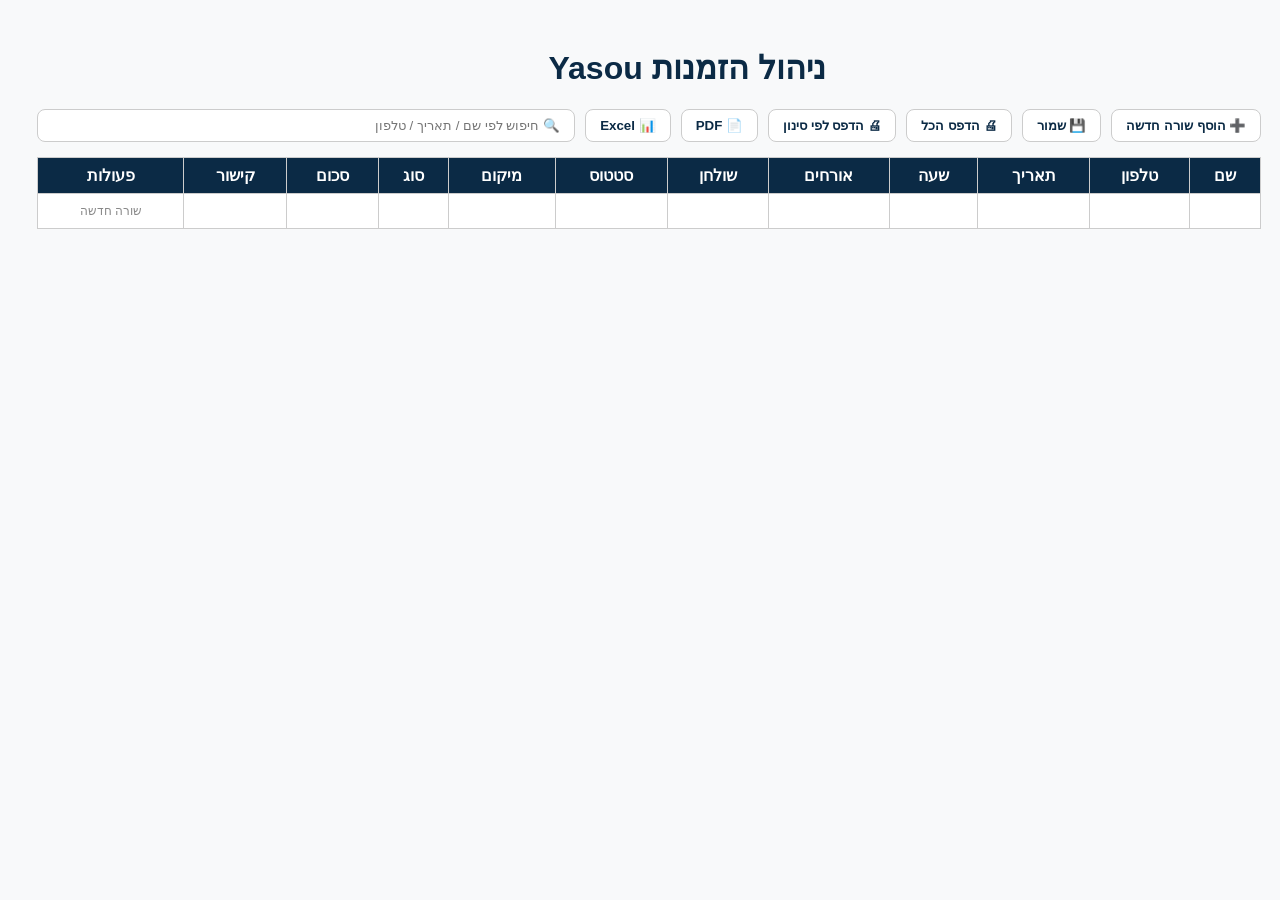
<file: index.html>
<!DOCTYPE html>
<html lang="he">
<head>
    <meta charset="UTF-8">
  <meta name="viewport" content="width=device-width, initial-scale=1.0">
  <link href="images/icon.ico" rel="icon" type="image/x-icon">
  <title>ניהול הזמנות Yasou</title>
  <style>
    body {
      font-family: Arial, sans-serif;
      direction: rtl;
      background: #f8f9fa;
      padding: 20px;
    }
      .container-page {
	width: 100%;
	max-width: 1320px;
	padding-inline: clamp(1.25rem, .75rem + 2vw, 2.5rem);
	margin-inline: auto;
}

    h1 {
      text-align: center;
      color: #0b2a45;
    }
    .toolbar {
      display: flex;
      gap: 10px;
      flex-wrap: wrap;
      margin-bottom: 15px;
    }
    .btn {
      display: flex;
      align-items: center;
      gap: 6px;
      background: #fff;
      border: 1px solid #ccc;
      border-radius: 8px;
      padding: 8px 14px;
      font-weight: 600;
      color: #0b2a45;
      cursor: pointer;
      transition: 0.2s;
    }
    .btn:hover {
      background: #0b2a45;
      color: #fff;
      box-shadow: 0 2px 6px rgba(0,0,0,0.15);
    }
    .search {
      padding: 8px 14px;
      border-radius: 8px;
      border: 1px solid #ccc;
      flex: 1;
      min-width: 200px;
    }
    table {
      width: 100%;
      border-collapse: collapse;
      background: #fff;
    }
    th, td {
      border: 1px solid #ccc;
      padding: 8px;
      text-align: center;
    }
    th {
      background: #0b2a45;
      color: #fff;
      cursor: pointer;
    }
    tr:nth-child(even) {
      background: #f2f2f2;
    }
    .row-actions {
      display: flex;
      gap: 6px;
      justify-content: center;
    }
    .row-btn {
      border: 1px solid #ccc;
      border-radius: 6px;
      padding: 2px 6px;
      font-size: 12px;
      cursor: pointer;
      background: #fff;
    }
    .row-btn.delete {
      color: #b00020;
    }
    .row-btn.duplicate {
      color: #0b2a45;
    }
    
    td:nth-child(11) {
  max-width: 250px;
  white-space: nowrap;
  overflow: hidden;
  text-overflow: ellipsis;
}
.link-col {
  max-width: 250px;
  white-space: nowrap;
  overflow: hidden;
  text-overflow: ellipsis;
}

.link-col a {
  display: inline-block;
  padding: 4px 8px;
  background: #0b2a45;
  color: #fff;
  border-radius: 6px;
  text-decoration: none;
  font-size: 12px;
}
  </style>
</head>
<body>

<h1>ניהול הזמנות Yasou</h1>
<div class="container-page">

<div class="toolbar">
  <button class="btn" onclick="addEmptyRow()">➕ הוסף שורה חדשה</button>
  <button class="btn" onclick="saveData()">💾 שמור</button>
  <button class="btn" onclick="printTable()">🖨 הדפס הכל</button>
  <button class="btn" onclick="printFiltered()">🖨 הדפס לפי סינון</button>
  <button class="btn" onclick="exportPDF()">📄 PDF</button>
  <button class="btn" onclick="exportExcel()">📊 Excel</button>
  <input id="searchInput" class="search" placeholder="🔍 חיפוש לפי שם / תאריך / טלפון">
</div>

<table id="resTable">
  <thead>
    <tr>
      <th>שם</th>
      <th>טלפון</th>
      <th>תאריך</th>
      <th>שעה</th>
      <th>אורחים</th>
      <th>שולחן</th>
      <th>סטטוס</th>
      <th>מיקום</th>
      <th>סוג</th>
      <th>סכום</th>
      <th>קישור</th>
      <th>פעולות</th>
    </tr>
  </thead>
  <tbody id="resBody"></tbody>
</table>
</div>
<script>
  let reservations = JSON.parse(localStorage.getItem("yasou_reservations") || "[]");

  function renderTable() {
    const body = document.getElementById("resBody");
    body.innerHTML = "";

    reservations.forEach((row, index) => {
      const tr = document.createElement("tr");

      const fields = ["name","phone","date","time","guests","table","status","location","type","amount","link"];
      fields.forEach(key => {
        const td = document.createElement("td");
        td.contentEditable = true;
        td.innerText = row[key] || "";
        tr.appendChild(td);
      });

      const actionsTd = document.createElement("td");
      const actionsDiv = document.createElement("div");
      actionsDiv.className = "row-actions";

      const delBtn = document.createElement("button");
      delBtn.className = "row-btn delete";
      delBtn.innerText = "מחק";
      delBtn.onclick = () => deleteRow(index);

      const dupBtn = document.createElement("button");
      dupBtn.className = "row-btn duplicate";
      dupBtn.innerText = "שכפל";
      dupBtn.onclick = () => duplicateRow(index);

      actionsDiv.appendChild(dupBtn);
      actionsDiv.appendChild(delBtn);
      actionsTd.appendChild(actionsDiv);
      tr.appendChild(actionsTd);

      body.appendChild(tr);
    });

    addEmptyRow(false);
  }

  function addEmptyRow(push = true) {
    if (push) {
      reservations.push({
        name: "",
        phone: "",
        date: "",
        time: "",
        guests: "",
        table: "",
        status: "",
        location: "",
        type: "",
        amount: "",
        link: ""
      });
    }

    const body = document.getElementById("resBody");
    const tr = document.createElement("tr");
    const fields = ["name","phone","date","time","guests","table","status","location","type","amount","link"];

    fields.forEach(() => {
      const td = document.createElement("td");
      td.contentEditable = true;
      td.innerText = "";
      tr.appendChild(td);
    });

    const actionsTd = document.createElement("td");
    actionsTd.innerHTML = '<div class="row-actions"><span style="font-size:12px;color:#888;">שורה חדשה</span></div>';
    tr.appendChild(actionsTd);

    body.appendChild(tr);
  }

  function deleteRow(index) {
    reservations.splice(index, 1);
    saveAndRender();
  }

  function duplicateRow(index) {
    const copy = {...reservations[index]};
    reservations.splice(index + 1, 0, copy);
    saveAndRender();
  }

  function saveData() {
    const rows = document.querySelectorAll("#resBody tr");
    const newData = [];

    rows.forEach(tr => {
      const tds = tr.querySelectorAll("td");
      if (tds.length < 11) return;

      const row = {
        name: tds[0].innerText.trim(),
        phone: tds[1].innerText.trim(),
        date: tds[2].innerText.trim(),
        time: tds[3].innerText.trim(),
        guests: tds[4].innerText.trim(),
        table: tds[5].innerText.trim(),
        status: tds[6].innerText.trim(),
        location: tds[7].innerText.trim(),
        type: tds[8].innerText.trim(),
        amount: tds[9].innerText.trim(),
        link: tds[10].innerText.trim()
      };

      if (Object.values(row).some(v => v !== "")) {
        newData.push(row);
      }
    });

    reservations = newData;
    localStorage.setItem("yasou_reservations", JSON.stringify(reservations));
    alert("הנתונים נשמרו!");
    renderTable();
  }

  function saveAndRender() {
    localStorage.setItem("yasou_reservations", JSON.stringify(reservations));
    renderTable();
  }

  function printTable() {
    const printContent = document.getElementById("resTable").outerHTML;
    const win = window.open("", "", "width=900,height=700");
    win.document.write(`
      <html>
        <head>
          <title>הדפסת הזמנות</title>
          <style>
            body { direction: rtl; font-family: Arial; }
            table { width: 100%; border-collapse: collapse; }
            th, td { border: 1px solid #ccc; padding: 8px; text-align: center; }
            th { background: #0b2a45; color: #fff; }
            tr:nth-child(even) { background: #f2f2f2; }
          </style>
        </head>
        <body>
          ${printContent}
        </body>
      </html>
    `);
    win.document.close();
    win.print();
  }

  function printFiltered() {
    const q = document.getElementById("searchInput").value.toLowerCase();
    const rows = Array.from(document.querySelectorAll("#resBody tr"))
      .filter(r => r.innerText.toLowerCase().includes(q));

    const html = `
      <table>${rows.map(r => r.outerHTML).join("")}</table>
    `;

    const win = window.open("", "", "width=900,height=700");
    win.document.write(`
      <html><head><title>הדפסה</title></head><body>${html}</body></html>
    `);
    win.document.close();
    win.print();
  }

  function exportPDF() {
    printTable(); // המשתמש בוחר "שמירה כ-PDF" במדפסת
  }

  function exportExcel() {
    let csv = "";
    const rows = document.querySelectorAll("#resTable tr");

    rows.forEach(row => {
      const cols = row.querySelectorAll("th, td");
      const line = Array.from(cols).map(c => `"${c.innerText.replace(/"/g, '""')}"`).join(",");
      csv += line + "\n";
    });

    const blob = new Blob([csv], { type: "text/csv;charset=utf-8;" });
    const url = URL.createObjectURL(blob);
    const a = document.createElement("a");
    a.href = url;
    a.download = "reservations.csv";
    a.click();
  }

  document.getElementById("searchInput").addEventListener("input", function() {
    const q = this.value.toLowerCase();
    const rows = document.querySelectorAll("#resBody tr");

    rows.forEach(row => {
      const text = row.innerText.toLowerCase();
      row.style.display = text.includes(q) ? "" : "none";
    });
  });

  document.querySelectorAll("#resTable th").forEach((th, index) => {
    th.addEventListener("click", () => sortTable(index));
  });

  function sortTable(colIndex) {
    if (colIndex === 11) return;
    const rows = Array.from(document.querySelectorAll("#resBody tr"));
    const dataRows = rows.filter(r => r.querySelectorAll("td").length >= 11);

    const sorted = dataRows.sort((a, b) => {
      const A = a.children[colIndex].innerText.toLowerCase();
      const B = b.children[colIndex].innerText.toLowerCase();
      return A.localeCompare(B, "he");
    });

    const body = document.getElementById("resBody");
    body.innerHTML = "";
    sorted.forEach(r => body.appendChild(r));
    addEmptyRow(false);
  }

  renderTable();
  
  if (row.link.startsWith("http")) {
  td.innerHTML = `<a href="${row.link}" target="_blank">${row.link}</a>`;
} else {
  td.innerText = row.link;
}

const td = document.createElement("td");
td.className = "link-col";
td.innerText = row.link;
</script>

</body>
</html>
</file>
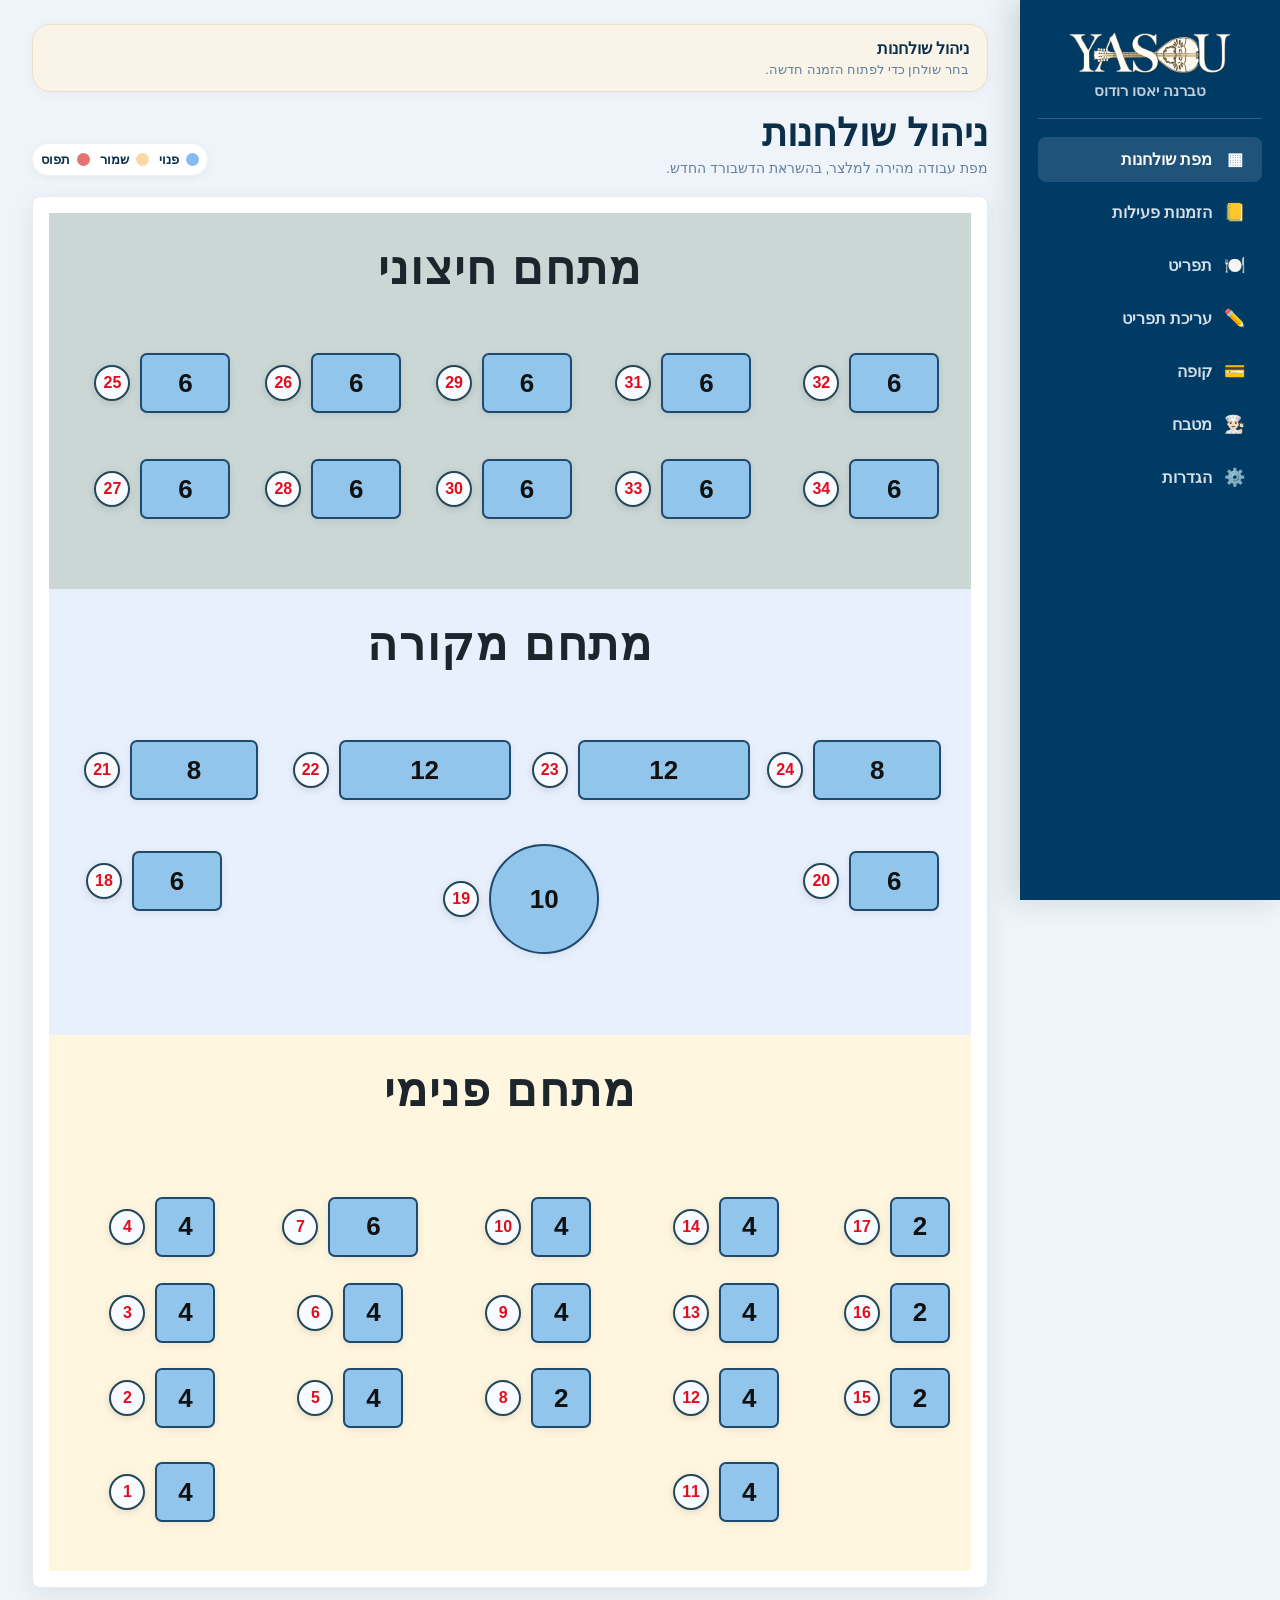
<file: Digital menu.html>
<!DOCTYPE html>
<html lang="he" dir="rtl">
<head>
  <meta charset="UTF-8">
  <meta name="viewport" content="width=device-width, initial-scale=1.0">
  <link href="images/icon.ico" rel="icon" type="image/x-icon">
  <title>YASOU - מערכת הזמנות</title>
  <link rel="stylesheet" href="css/spa.css?v=20260811-15">
</head>
<body>
  <aside class="sidebar" id="side">
    <div class="brand-block">
      <img src="images/logo.png" alt="YASOU" class="sidebar-logo">
      <p class="sidebar-title">טברנה יאסו רודוס</p>
    </div>

    <nav class="nav">
      <button class="active" type="button" data-view="tables">
        <span class="icon">▦</span>
        <span>מפת שולחנות</span>
      </button>
      <button type="button" data-view="active">
        <span class="icon">📒</span>
        <span>הזמנות פעילות</span>
      </button>
      <button type="button" data-view="menu">
        <span class="icon">🍽️</span>
        <span>תפריט</span>
      </button>
      <button type="button" data-view="menu-editor">
        <span class="icon">✏️</span>
        <span>עריכת תפריט</span>
      </button>
      <button type="button" data-view="pos">
        <span class="icon">💳</span>
        <span>קופה</span>
      </button>
      <button type="button" data-view="kitchen">
        <span class="icon">👨🏻‍🍳</span>
        <span>מטבח</span>
      </button>
      <button type="button" data-view="settings">
        <span class="icon">⚙️</span>
        <span>הגדרות</span>
      </button>
    </nav>
  </aside>

  <div class="screen-shade" id="screenShade"></div>

  <main class="app">
    <header class="mobile-bar">
      <button class="hamburger" type="button" id="hamburger">☰</button>
      <strong>YASOU</strong>
      <span></span>
    </header>

    <section class="notice">
      <div>
        <strong id="noticeTitle">מערכת הזמנות פעילה</strong>
        <p id="noticeText">בחר שולחן כדי לפתוח הזמנה חדשה.</p>
      </div>
      <div class="menu-language-row">
        <div class="segmented menu-langs" id="languageTabs">
          <button class="active" type="button" data-lang="he">עברית</button>
          <button type="button" data-lang="en">English</button>
          <button type="button" data-lang="gr">Ελληνικά</button>
        </div>
      </div>
    </section>

    <section class="view active" id="view-tables">
      <div class="page-title">
        <div>
          <h1>ניהול שולחנות</h1>
          <p>מפת עבודה מהירה למלצר, בהשראת הדשבורד החדש.</p>
        </div>
        <div class="legend">
          <span><i class="free"></i> פנוי</span>
          <span><i class="reserved"></i> שמור</span>
          <span><i class="occupied"></i> תפוס</span>
        </div>
      </div>
      <div class="table-zones" id="tableZones"></div>
    </section>

    <section class="view" id="view-menu">
      <div class="menu-shell">
        <div class="menu-toolbar">
          <div class="category-list" id="categoryList"></div>
        </div>
        <div class="menu-cards" id="menuCards"></div>
      </div>
    </section>

    <section class="view" id="view-menu-editor">
      <div class="page-title">
        <div>
          <h1>עריכת תפריט</h1>
          <p>ניהול שמות, מחירים, קטגוריות ועמדות הכנה. נשמר מקומית בדפדפן.</p>
        </div>
        <div class="editor-actions">
          <button class="light-action" type="button" id="resetMenuButton">איפוס לתפריט המקורי</button>
          <button class="dark-action" type="button" id="newMenuItemButton">+ מנה חדשה</button>
        </div>
      </div>

      <div class="menu-editor-shell">
        <aside class="menu-editor-list">
          <div class="editor-filter-row">
            <input id="menuEditorSearch" type="search" placeholder="חיפוש מנה...">
            <select id="menuEditorCategory"></select>
          </div>
          <div class="editor-items-list" id="menuEditorList"></div>
        </aside>

        <form class="menu-editor-form" id="menuEditorForm">
          <div class="form-head">
            <div>
              <span>כרטיס מנה</span>
              <h2 id="menuEditorTitle">בחר מנה לעריכה</h2>
            </div>
            <strong id="menuEditorStatus">לא נשמר</strong>
          </div>

          <div class="form-grid">
            <label>
              <span>שם בעברית</span>
              <input id="editNameHe" type="text" required>
            </label>
            <label>
              <span>שם באנגלית</span>
              <input id="editNameEn" type="text">
            </label>
            <label>
              <span>שם ביוונית</span>
              <input id="editNameGr" type="text">
            </label>
            <label>
              <span>מחיר באירו</span>
              <input id="editPrice" type="number" min="0" step="1" placeholder="לדוגמה: 28">
            </label>
            <label>
              <span>קטגוריה</span>
              <select id="editCategory"></select>
            </label>
            <label>
              <span>עמדת הכנה</span>
              <select id="editStation">
                <option value="cold">מטבח קר</option>
                <option value="hot">מטבח חם</option>
                <option value="bar">בר</option>
              </select>
            </label>
          </div>

          <label class="wide-field">
            <span>אפשרויות מחיר</span>
            <textarea id="editVariants" rows="4" placeholder="רק למנה עם כמה מחירים. לדוגמה: כוסית: 12, בקבוק: 120"></textarea>
          </label>

          <div class="form-actions">
            <button class="danger-action" type="button" id="deleteMenuItemButton">מחק מנה</button>
            <button class="dark-action" type="submit">שמור מנה</button>
          </div>
        </form>
      </div>
    </section>

    <section class="view" id="view-active">
      <div class="page-title">
        <div>
          <h1>הזמנות פעילות</h1>
          <p>חזרה מהירה לשולחנות פתוחים כדי להוסיף עוד מנות או לענות לסועדים.</p>
        </div>
        <div class="legend">
          <span><i class="reserved"></i> שמור</span>
          <span><i class="occupied"></i> תפוס</span>
        </div>
      </div>
      <div class="active-orders-grid" id="activeOrdersGrid"></div>
    </section>

    <section class="view" id="view-pos">
      <div class="page-title">
        <div>
          <h1>קופה</h1>
          <p>סגירת שולחנות ותצוגת סכומים לתשלום.</p>
        </div>
      </div>
      <div class="cashier-grid" id="cashierGrid"></div>
    </section>

    <section class="view" id="view-kitchen">
      <div class="page-title">
        <div>
          <h1>מטבח</h1>
          <p>תצוגת הזמנות נכנסות לפי עמדות.</p>
        </div>
        <div class="segmented" id="stationTabs">
          <button class="active" type="button" data-station="all">הכול</button>
          <button type="button" data-station="hot">חם</button>
          <button type="button" data-station="cold">קר</button>
          <button type="button" data-station="bar">בר</button>
        </div>
      </div>
      <div class="orders-grid" id="ordersGrid"></div>
    </section>

    <section class="view" id="view-settings">
      <div class="settings-page">
        <div class="settings-hero">
          <h1>רץ בדפדפן<br>על כל מכשיר</h1>
          <p>אייפד, טאבלט אנדרואיד או הטרמינל שכבר יש לך - אין נעילה קניינית, אין החלפות יקרות.</p>
        </div>

        <div class="settings-feature-grid">
          <article class="settings-feature-card">
            <span class="settings-icon">⌁</span>
            <strong>מבוסס רשת</strong>
            <p>אין מה להתקין או לעדכן. פותחים דפדפן ומתחילים לעבוד.</p>
          </article>
          <article class="settings-feature-card">
            <span class="settings-icon orange">▣</span>
            <strong>מתחבר למדפסות</strong>
            <p>תמיכה מלאה ב-Sunmi, Epson, הדפסות מטבח והטבות.</p>
          </article>
          <article class="settings-feature-card">
            <span class="settings-icon">▭</span>
            <strong>Stripe Terminal</strong>
            <p>תומך בקוראי כרטיסים, Bit, Apple Pay וכל אמצעי תשלום.</p>
          </article>
          <article class="settings-feature-card">
            <span class="settings-icon green">≋</span>
            <strong>ארכיטקטורה לא מקוונת</strong>
            <p>עובד בלי WiFi. כל ההזמנות נשמרות מקומית.</p>
            <span class="status-pill">Offline Ready</span>
          </article>
        </div>

        <section class="devices-panel">
          <div class="devices-head">
            <h2>מכשירים מחוברים · 4</h2>
            <span>הכל מחובר <i></i></span>
          </div>
          <div class="devices-grid">
            <article class="device-card">
              <span class="device-icon">▱</span>
              <strong>"iPad Pro 12.9</strong>
              <p>קופה ראשית</p>
              <span class="connected-pill">מחובר</span>
            </article>
            <article class="device-card">
              <span class="device-icon">◈</span>
              <strong>Sunmi V2 Pro</strong>
              <p>טרמינל מלצרים</p>
              <span class="connected-pill">מחובר</span>
            </article>
            <article class="device-card">
              <span class="device-icon">▣</span>
              <strong>Epson TM-M30</strong>
              <p>מדפסת מטבח</p>
              <span class="connected-pill">מחובר</span>
            </article>
            <article class="device-card">
              <span class="device-icon">▭</span>
              <strong>Stripe Reader M2</strong>
              <p>קורא אשראי</p>
              <span class="connected-pill">מחובר</span>
            </article>
          </div>
        </section>

        <section class="offline-banner">
          <div>
            <span class="bolt-icon">⚡</span>
            <div>
              <h2>עובד גם בלי אינטרנט</h2>
              <p>כל ההזמנות נשמרות מקומית ומסתנכרנות אוטומטית כשחוזרים לרשת, בלי לאבד נתונים.</p>
            </div>
          </div>
          <span class="offline-mode-pill">מצב לא מקוון מוכן</span>
        </section>
      </div>
    </section>
  </main>

  <div class="order-modal" id="orderModal">
    <button class="modal-bg" type="button" onclick="closeOrder()"></button>
    <section class="order-window">
      <header class="order-top">
        <div class="table-number" id="orderTableNumber">#</div>
        <div>
          <h2 id="orderTitle">הזמנה חדשה</h2>
          <p id="orderSubtitle"></p>
        </div>
        <button class="close-btn" type="button" onclick="closeOrder()">×</button>
      </header>
      <div class="order-customer-row">
        <label class="customer-field">
          <span>שם לקוח</span>
          <input id="customerNameInput" type="text">
        </label>
        <label class="customer-field guest-count-field">
          <span>סועדים</span>
          <input id="guestCountInput" type="number" min="1" max="30" inputmode="numeric">
        </label>
      </div>
      <div class="order-content">
        <aside class="order-categories" id="orderCategories"></aside>
        <section class="order-menu">
          <input class="search" id="searchInput" type="search" placeholder="חיפוש מנה...">
          <div class="order-items" id="orderItems"></div>
        </section>
        <aside class="cart">
          <div class="cart-head">
            <strong>סיכום הזמנה</strong>
            <span id="cartCount">0 פריטים</span>
          </div>
          <div class="cart-lines" id="cartLines"></div>
          <div class="total-row">
            <span>סה"כ</span>
            <strong id="cartTotal">0€</strong>
          </div>
          <button class="send-btn" type="button" id="sendButton">שלח למטבח</button>
          <button class="reserve-btn" type="button" id="reserveButton">סמן כשמור</button>
        </aside>
      </div>
    </section>
  </div>

  <div class="toast" id="toast"></div>

  <script src="js/menu-data.js?v=20260811-15"></script>
  <script src="js/tables.js?v=20260811-15"></script>
  <script src="js/api.js?v=20260811-15"></script>
  <script src="js/order-queue.js?v=20260811-15"></script>
  <script src="js/spa.js?v=20260811-15"></script>
</body>
</html>
</file>
<file: css/spa.css>
:root {
	--bg: #FBF9F2;
	--bg-panel: #FFFFFF;
	--stone: #DED7C4;
	--stone-soft: #EFEAD9;
	--ink: #1C2B32;
	--ink-soft: #5B6B70;
	--aegean: #23566F;
	--aegean-deep: #163B4D;
	--olive: #6B7A4F;
	--ochre: #B98530;
	--good: #4F7942;
	--good-bg: #EAF1E4;
	--warn: #B07A22;
	--warn-bg: #FAF0DC;
	--bad: #A8452F;
	--bad-bg: #FBE9E3;
	--navy: #0b2e4a;
	--navy-2: #163f63;
	--sky: #8ab9f1;
	--paper: #fbfdff;
	--cream: #eef4f9;
	--warm: #f9f3e8;
	--line: #dce7f2;
	--ink: #0b2e4a;
	--muted: #63819e;
	--green: #8fd29a;
	--amber: #fad8a8;
	--red: #e57373;
	--shadow: 0 18px 60px rgba(11, 46, 74, .14);
	--radius: 14px;
	--serif: 'Frank Ruhl Libre', serif;
	--sans: 'Heebo', sans-serif;
}
* {
	box-sizing: border-box;
}
html, body {
	margin: 0;
	min-height: 100%;
	background: var(--cream);
	color: var(--ink);
	font-family: "Segoe UI", Arial, sans-serif;
}
body {
	direction: rtl;
}
button, input {
	font: inherit;
}
button {
	cursor: pointer;
}
.sidebar {
	position: fixed;
	inset-block: 0;
	right: 0;
	z-index: 40;
	width: 260px;
	padding: 24px 18px;
	background: #003b66;
	color: #faf5ea;
	display: flex;
	flex-direction: column;
	box-shadow: -8px 0 26px rgba(23, 63, 54, .16);
}
.brand-block {
	padding: 8px 10px 18px;
	border-bottom: 1px solid rgba(255,255,255,.18);
	text-align: center;
}
.sidebar-logo {
	display: block;
	width: 170px;
	max-width: 90%;
	max-height: 68px;
	height: auto;
	object-fit: contain;
	margin: 0 auto;
}
.sidebar-title {
	margin: 8px 0 0;
	color: rgba(255,255,255,.76);
	font-weight: 700;
	font-size: .95rem;
}
.nav {
	display: grid;
	gap: 8px;
	margin-top: 18px;
}
.nav button {
	display: flex;
	align-items: center;
	gap: 10px;
	border: 0;
	border-radius: 8px;
	padding: 12px 14px;
	background: transparent;
	color: rgba(255,255,255,.84);
	font-weight: 700;
	text-align: right;
	transition: .16s ease;
}
.nav button.active, .nav button:hover {
	background: rgba(255,255,255,.12);
	color: #fff;
}
.nav .icon {
	width: 26px;
	text-align: center;
	flex: 0 0 auto;
	color: #fff;
	font-size: 1.08rem;
	font-weight: 900;
}
.app {
	min-height: 100vh;
	padding: 24px 292px 40px 32px;
}
.mobile-bar {
	display: none;
}
.notice {
	max-width: 1680px;
	margin: 0 auto 22px;
	background: var(--warm);
	border: 1px solid #eadfc7;
	border-radius: 18px;
	padding: 14px 18px;
	display: flex;
	justify-content: space-between;
	align-items: center;
	gap: 14px;
	box-shadow: 0 2px 12px rgba(0,0,0,.04);
}
.notice p {
	margin: 4px 0 0;
	color: var(--muted);
	font-size: 13px;
}
.menu-language-row {
	display: none;
	flex: 0 0 auto;
	justify-content: flex-start;
}
body[data-view="menu"] .menu-language-row {
	display: flex;
}
.dark-action, .send-btn {
	border: 0;
	border-radius: 999px;
	background: var(--navy);
	color: #fff;
	padding: 11px 18px;
	font-weight: 800;
}
.view {
	display: none;
	max-width: 1680px;
	margin: 0 auto;
}
.view.active {
	display: block;
}
.page-title {
	display: flex;
	justify-content: space-between;
	align-items: end;
	gap: 20px;
	margin-bottom: 20px;
}
.page-title h1 {
	margin: 0;
	font-size: 38px;
	line-height: 1;
	letter-spacing: 0;
}
.page-title p {
	margin: 8px 0 0;
	color: var(--muted);
	font-size: 14px;
}
.legend, .segmented {
	background: #fff;
	border: 1px solid rgba(0,0,0,.05);
	border-radius: 999px;
	padding: 8px;
	display: flex;
	gap: 10px;
	align-items: center;
	box-shadow: 0 2px 8px rgba(0,0,0,.05);
}
.legend span {
	display: flex;
	align-items: center;
	gap: 7px;
	font-size: 13px;
	font-weight: 700;
}
.legend i {
	width: 13px;
	height: 13px;
	border-radius: 999px;
	display: inline-block;
}
.free {
	background: var(--sky);
}
.reserved {
	background: var(--amber);
}
.occupied {
	background: var(--red);
}
.segmented button {
	border: 0;
	border-radius: 999px;
	background: transparent;
	color: var(--muted);
	padding: 8px 13px;
	font-weight: 800;
}
.segmented button.active {
	background: var(--navy);
	color: #fff;
}
.table-zones {
	display: grid;
	gap: 0;
	width: min(100%, 1240px);
	margin-inline: auto;
	overflow: hidden;
	border-radius: 8px;
	border: 1px solid rgba(0,0,0,.08);
	background: #fff;
	padding: 16px;
	box-shadow: 0 8px 26px rgba(11, 46, 74, .08);
}
#view-tables .page-title {
	width: min(100%, 1240px);
	margin-inline: auto;
}
.menu-hero {
	width: min(100%, 1240px);
	min-height: 250px;
	margin: 0 auto 18px;
	border-radius: 8px;
	padding: 28px 34px;
	background: linear-gradient(90deg, rgba(11,46,74,.96), rgba(11,46,74,.78)), radial-gradient(circle at 14% 20%, rgba(245,208,160,.24), transparent 34%);
	color: #fff;
	display: flex;
	justify-content: space-between;
	align-items: center;
	gap: 22px;
	box-shadow: 0 12px 32px rgba(11,46,74,.18);
	overflow: hidden;
}
.menu-hero-copy {
	display: grid;
	justify-items: start;
	gap: 8px;
}
.menu-hero h1 {
	margin: 0;
	font-size: clamp(36px, 5vw, 64px);
	line-height: 1;
	font-weight: 900;
	letter-spacing: .03em;
}
.menu-hero p {
	margin: 0;
	color: rgba(255,255,255,.74);
	font-size: 16px;
	font-weight: 700;
}
.menu-langs {
	background: #fff;
	border-color: rgba(0,59,102,.12);
	border-radius: 8px;
	padding: 5px;
	box-shadow: 0 2px 8px rgba(0,0,0,.06);
	width: max-content;
	max-width: 100%;
}
.menu-langs button {
	border-radius: 8px;
	color: #003b66;
	padding: 7px 12px;
}
.menu-langs button.active {
	background: #003b66;
	color: #fff;
}
.zone-card {
	border: 0;
	border-radius: 0;
	padding: 32px 34px 40px;
}
.zone-card.outside {
	background: #cad7d5;
}
.zone-card.covered {
	background: #e8effd;
}
.zone-card.inside {
	background: #fef6df;
}
.zone-head {
	display: flex;
	justify-content: center;
	align-items: center;
	gap: 10px;
	margin-bottom: 28px;
	text-align: center;
}
.zone-head h2 {
	margin: 0;
	font-size: clamp(30px, 3.6vw, 46px);
	line-height: 1;
	font-weight: 900;
	color: #1b252b;
	letter-spacing: .04em;
}
.zone-head span {
	display: none;
	background: rgba(255,255,255,.75);
	border: 1px solid rgba(0,0,0,.06);
	border-radius: 999px;
	padding: 6px 11px;
	font-size: 11px;
	font-weight: 800;
	color: var(--muted);
}
.table-map {
	position: relative;
	width: min(100%, 1120px);
	margin-inline: auto;
}
.table-map.outside {
	height: 230px;
}
.table-map.covered {
	height: 300px;
}
.table-map.inside {
	height: 390px;
}
.table-tile {
	position: relative;
	position: absolute;
	transform: translate(-50%, -50%);
	border: 2px solid #1e4a6e;
	border-radius: 7px;
	background: #91c5eb;
	color: var(--navy);
	box-shadow: 0 2px 8px rgba(0,0,0,.08);
	transition: .16s ease;
	display: grid;
	place-items: center;
	direction: rtl;
}
.table-tile:hover {
	transform: translate(-50%, -50%) translateY(-2px);
	box-shadow: 0 10px 24px rgba(0,0,0,.14);
}
.table-tile.circle {
	border-radius: 999px;
}
.table-tile.reserved {
	background: #f1d2a0;
	border-color: #b7792e;
}
.table-tile.occupied {
	background: #e57373;
	border-color: #9c2f2f;
}
.table-id {
	position: absolute;
	top: 50%;
	right: calc(100% + 12px);
	transform: translateY(-50%);
	width: 36px;
	height: 36px;
	border-radius: 999px;
	display: grid;
	place-items: center;
	background: #f8fbff;
	color: #e10f1c;
	border: 2px solid #24475a;
	font-size: 16px;
	font-weight: 900;
	box-shadow: 0 2px 8px rgba(0,0,0,.12);
}
.customer-label {
	position: absolute;
	bottom: calc(100% + 7px);
	left: 50%;
	transform: translateX(-50%);
	min-width: 72px;
	max-width: 150px;
	overflow: hidden;
	text-overflow: ellipsis;
	white-space: nowrap;
	border-radius: 0;
	background: #fff;
	border: 1px solid rgba(0,0,0,.08);
	color: #1f2520;
	box-shadow: 0 3px 10px rgba(11,46,74,.1);
	padding: 3px 6px;
	font-size: 11px;
	font-weight: 900;
}
.table-seats {
	font-size: 26px;
	font-weight: 900;
	color: #111;
}
.table-state {
	position: absolute;
	bottom: -12px;
	left: 50%;
	transform: translateX(-50%);
	white-space: nowrap;
	border-radius: 999px;
	background: #fff;
	border: 1px solid rgba(0,0,0,.08);
	padding: 2px 9px;
	font-size: 10px;
	font-weight: 900;
}
.menu-shell {
	width: min(100%, 1240px);
	margin-inline: auto;
	background: #fff;
	border: 1px solid rgba(0,0,0,.08);
	border-radius: 8px;
	padding: 18px;
	box-shadow: 0 8px 26px rgba(11, 46, 74, .08);
}
.menu-toolbar {
	background: #ffffff;
	border: 2px solid rgb(0 59 102);
	border-radius: 12px;
	padding: 10px;
	margin-bottom: 16px;
	box-shadow: 0 8px 22px rgba(0,59,102,.14);
}
.category-list {
	display: flex;
	gap: 8px;
	overflow-x: auto;
	scrollbar-width: none;
}
.category-list::-webkit-scrollbar {
	display: none;
}
.category-list button {
	flex: 0 0 auto;
	border: 0;
	border-radius: 8px;
	background: #f8fbff;
	border: 2px solid #d7e2ec;
	padding: 9px 16px;
	text-align: center;
	color: #003b66;
	font-weight: 800;
	white-space: nowrap;
	box-shadow: 0 2px 8px rgba(0,0,0,.1);
}
.category-list button.active {
	background: #2f74ab;
	border-color: #1f5278;
	color: #fff;
}
.category-list button:hover {
	background: #ffffff;
	color: #002f52;
}
.menu-cards {
	display: grid;
	grid-template-columns: repeat(auto-fill, minmax(280px, 1fr));
	gap: 12px;
}
.public-menu-section-title {
	grid-column: 1 / -1;
	margin: 18px 0 2px;
	padding: 10px 14px;
	border-radius: 8px;
	background: #f9f3e8;
	border: 1px solid #eadfc7;
	color: var(--navy);
	font-size: 22px;
	line-height: 1.2;
	font-weight: 900;
	text-align: start;
}
.public-menu-section-title:first-child {
	margin-top: 0;
}
.sectioned-dish-card {
	align-self: stretch;
}
.dish-card {
	background: #fff;
	border: 3px solid #003b66;
	border-radius: 14px;
	padding: 12px 14px;
	min-height: 98px;
	box-shadow: 0 2px 8px rgba(0, 0, 0, .05);
	transition: .16s ease;
}
.dish-card:hover {
	border-color: #f1d2a0;
	transform: translateY(-1px);
	box-shadow: 0 8px 18px rgba(11, 46, 74, .09);
}
.dish-meta {
	display: flex;
	justify-content: space-between;
	gap: 8px;
	margin-bottom: 10px;
}
.dish-meta span {
	background: #fff2df;
	color: #8a5a1f;
	border-radius: 999px;
	padding: 4px 8px;
	font-size: 11px;
	font-weight: 800;
}
.dish-main {
	display: flex;
	justify-content: space-between;
	align-items: end;
	gap: 12px;
}
.dish-card h3 {
	margin: 0 0 4px;
	color: var(--navy);
	font-size: 15px;
	line-height: 1.25;
}
.dish-card p {
	margin: 0;
	color: var(--muted);
	font-size: 12px;
	line-height: 1.35;
}
.price {
	flex: 0 0 auto;
	font-size: 18px;
	font-weight: 900;
	color: var(--navy);
	white-space: nowrap;
}
.orders-grid {
	display: grid;
	grid-template-columns: repeat(auto-fill, minmax(280px, 1fr));
	gap: 14px;
}
.cashier-grid, .settings-grid {
	display: grid;
	grid-template-columns: repeat(auto-fill, minmax(300px, 1fr));
	gap: 14px;
	align-items: stretch;
}
.cashier-card, .settings-card {
	background: #fff;
	border: 1px solid var(--line);
	border-radius: 18px;
	padding: 16px;
	box-shadow: 0 4px 16px rgba(0,0,0,.06);
}
.cashier-card {
	border-right: 6px solid var(--amber);
	display: flex;
	flex-direction: column;
	min-height: 330px;
}
.cashier-card-top {
	display: flex;
	justify-content: space-between;
	gap: 12px;
	align-items: start;
	margin-bottom: 12px;
}
.cashier-card-top h3 {
	margin: 0;
	font-size: 20px;
}
.cashier-card-top p, .settings-card p {
	margin: 5px 0 0;
	color: var(--muted);
	font-size: 13px;
}
.cashier-card-top strong {
	color: var(--navy);
	font-size: 24px;
}
.cashier-card ul {
	list-style: none;
	margin: 0;
	padding: 0;
	border-top: 1px solid var(--line);
	flex: 1;
}
.cashier-card li {
	display: flex;
	justify-content: space-between;
	gap: 10px;
	padding: 8px 0;
	border-bottom: 1px solid var(--line);
	font-size: 13px;
}
.cashier-actions {
	display: grid;
	grid-template-columns: 1fr 1fr;
	gap: 8px;
	margin-top: auto;
	padding-top: 14px;
}
.card-scroll-top {
	align-self: flex-start;
	width: 34px;
	height: 34px;
	margin-top: 10px;
	border: 1px solid rgba(0,59,102,.16);
	border-radius: 999px;
	background: #f8fbff;
	color: var(--navy);
	font-size: 18px;
	font-weight: 900;
	line-height: 1;
	box-shadow: 0 3px 10px rgba(11,46,74,.08);
}
.cashier-more-lines {
	color: var(--muted);
}
.cashier-more-lines span {
	overflow: hidden;
	text-overflow: ellipsis;
	white-space: nowrap;
}
.settings-page {
	width: min(100%, 1240px);
	margin: 0 auto;
	padding: 28px 0 0;
}
.settings-hero {
	text-align: center;
	margin: 0 auto 46px;
	max-width: 620px;
}
.settings-hero h1 {
	margin: 0;
	color: #111;
	font-size: clamp(44px, 5vw, 68px);
	line-height: .94;
	font-weight: 950;
	letter-spacing: 0;
}
.settings-hero p {
	margin: 22px auto 0;
	color: #8c8c8c;
	font-size: 18px;
	line-height: 1.65;
	font-weight: 700;
}
.settings-feature-grid {
	display: grid;
	grid-template-columns: repeat(4, minmax(0, 1fr));
	gap: 22px;
	margin-bottom: 54px;
}
.settings-feature-card,
.device-card {
	position: relative;
	min-height: 170px;
	padding: 28px 28px 24px;
	background: #fff;
	border: 1px solid rgba(0,0,0,.06);
	border-radius: 22px;
	box-shadow: 0 14px 34px rgba(17,17,17,.08);
}
.settings-icon,
.device-icon,
.bolt-icon {
	display: grid;
	place-items: center;
	width: 50px;
	height: 50px;
	border-radius: 14px;
	background: #111;
	color: #fff;
	font-size: 24px;
	font-weight: 900;
	margin-bottom: 28px;
}
.settings-icon {
	position: absolute;
	top: 28px;
	left: 28px;
}
.settings-icon.orange,
.bolt-icon {
	background: #ff5a1f;
}
.settings-icon.green {
	background: #07996d;
}
.settings-feature-card strong,
.device-card strong {
	display: block;
	color: #1b1b1b;
	font-size: 18px;
	font-weight: 950;
	margin-top: 60px;
}
.settings-feature-card p,
.device-card p {
	margin: 12px 0 0;
	color: #8a8a8a;
	font-size: 15px;
	line-height: 1.7;
	font-weight: 700;
}
.status-pill,
.connected-pill,
.offline-mode-pill {
	display: inline-flex;
	align-items: center;
	justify-content: center;
	gap: 7px;
	border-radius: 999px;
	background: #e9fff5;
	border: 1px solid #b9f4dc;
	color: #10976d;
	font-size: 13px;
	font-weight: 950;
	padding: 8px 13px;
}
.status-pill {
	margin-top: 18px;
}
.connected-pill::after,
.offline-mode-pill::after {
	content: "";
	width: 7px;
	height: 7px;
	border-radius: 999px;
	background: #37d2a0;
}
.devices-panel {
	background: #fff;
	border: 1px solid rgba(0,0,0,.05);
	border-radius: 24px;
	padding: 34px;
	box-shadow: 0 18px 42px rgba(17,17,17,.08);
	margin-bottom: 44px;
}
.devices-head {
	display: flex;
	align-items: center;
	justify-content: space-between;
	gap: 16px;
	margin-bottom: 26px;
}
.devices-head h2 {
	margin: 0;
	color: #111;
	font-size: 22px;
}
.devices-head span {
	display: inline-flex;
	align-items: center;
	gap: 10px;
	color: #4f4f4f;
	font-size: 14px;
	font-weight: 900;
}
.devices-head i {
	width: 9px;
	height: 9px;
	border-radius: 999px;
	background: #37d2a0;
}
.devices-grid {
	display: grid;
	grid-template-columns: repeat(4, minmax(0, 1fr));
	gap: 22px;
}
.device-card {
	min-height: 178px;
	background: #fbfaf7;
	text-align: right;
	box-shadow: none;
}
.device-card .device-icon {
	position: absolute;
	top: 24px;
	left: 24px;
	margin: 0;
}
.device-card strong {
	margin-top: 64px;
}
.connected-pill {
	margin-top: 18px;
	padding: 6px 12px;
}
.offline-banner {
	display: flex;
	align-items: center;
	justify-content: space-between;
	gap: 24px;
	background: #111;
	color: #fff;
	border-radius: 20px;
	padding: 34px 38px;
	box-shadow: 0 18px 36px rgba(0,0,0,.18);
}
.offline-banner > div {
	display: flex;
	align-items: center;
	gap: 22px;
}
.offline-banner .bolt-icon {
	flex: 0 0 auto;
	margin: 0;
	border-radius: 999px;
}
.offline-banner h2 {
	margin: 0;
	font-size: 24px;
}
.offline-banner p {
	margin: 8px 0 0;
	color: #bdbdbd;
	font-size: 15px;
	font-weight: 700;
}
.offline-mode-pill {
	background: #2a2a2a;
	border-color: #333;
	color: #d7d7d7;
	white-space: nowrap;
}
.active-orders-grid {
	display: grid;
	grid-template-columns: repeat(auto-fill, minmax(300px, 1fr));
	gap: 14px;
	align-items: stretch;
}
.active-order-card {
	background: #fff;
	border: 1px solid var(--line);
	border-right: 6px solid var(--sky);
	border-radius: 18px;
	padding: 16px;
	box-shadow: 0 4px 16px rgba(0,0,0,.06);
	display: flex;
	flex-direction: column;
	min-height: 330px;
}
.active-order-card.reserved {
	border-right-color: #b7792e;
}
.active-order-card.occupied {
	border-right-color: #9c2f2f;
}
.active-order-top {
	display: flex;
	justify-content: space-between;
	gap: 12px;
	align-items: start;
	margin-bottom: 12px;
}
.active-order-top h3 {
	margin: 0;
	font-size: 20px;
}
.active-order-top p {
	margin: 5px 0 0;
	color: var(--muted);
	font-size: 13px;
}
.active-status {
	border-radius: 999px;
	padding: 5px 10px;
	font-size: 11px;
	font-weight: 900;
	background: #e6f0fa;
	color: var(--navy);
}
.active-status.reserved {
	background: #fff2df;
	color: #8a5a1f;
}
.active-status.occupied {
	background: #fce8e8;
	color: #9c2f2f;
}
.active-order-lines {
	list-style: none;
	margin: 0;
	padding: 0;
	border-top: 1px solid var(--line);
	flex: 1;
}
.active-order-lines li {
	display: flex;
	justify-content: space-between;
	gap: 10px;
	padding: 8px 0;
	border-bottom: 1px solid var(--line);
	font-size: 13px;
}
.active-order-actions {
	display: grid;
	grid-template-columns: 1fr 1fr;
	gap: 8px;
	margin-top: auto;
	padding-top: 14px;
}
.light-action, .danger-action {
	border-radius: 999px;
	padding: 10px 12px;
	font-weight: 900;
}
.light-action {
	border: 1px solid var(--line);
	background: #fff;
	color: var(--navy);
}
.danger-action {
	border: 1px solid #fecaca;
	background: #fee2e2;
	color: #991b1b;
}
.editor-actions {
	display: flex;
	gap: 10px;
	align-items: center;
	flex-wrap: wrap;
}
.menu-editor-shell {
	display: grid;
	grid-template-columns: minmax(320px, 430px) 1fr;
	gap: 16px;
	width: min(100%, 1240px);
	margin-inline: auto;
}
.menu-editor-list,
.menu-editor-form {
	background: #fff;
	border: 1px solid rgba(0,0,0,.08);
	border-radius: 8px;
	box-shadow: 0 8px 26px rgba(11, 46, 74, .08);
}
.menu-editor-list {
	padding: 14px;
	min-height: 620px;
}
.editor-filter-row {
	display: grid;
	grid-template-columns: 1fr 150px;
	gap: 8px;
	margin-bottom: 12px;
}
.editor-filter-row input,
.editor-filter-row select,
.menu-editor-form input,
.menu-editor-form select,
.menu-editor-form textarea {
	width: 100%;
	border: 2px solid #d7e2ec;
	border-radius: 8px;
	background: #f8fbff;
	color: var(--navy);
	padding: 10px 12px;
	font-weight: 800;
	outline: none;
}
.menu-editor-form textarea {
	resize: vertical;
	min-height: 104px;
	line-height: 1.6;
}
.editor-filter-row input:focus,
.editor-filter-row select:focus,
.menu-editor-form input:focus,
.menu-editor-form select:focus,
.menu-editor-form textarea:focus {
	border-color: #003b66;
	background: #fff;
	box-shadow: 0 0 0 3px rgba(138,185,241,.24);
}
.editor-items-list {
	display: flex;
	flex-direction: column;
	gap: 8px;
	max-height: 540px;
	overflow: auto;
	padding-left: 4px;
}
.editor-item-btn {
	border: 2px solid #d7e2ec;
	border-radius: 8px;
	background: #fff;
	color: var(--navy);
	padding: 11px 12px;
	text-align: right;
	display: grid;
	gap: 5px;
}
.editor-item-btn:hover,
.editor-item-btn.active {
	border-color: #003b66;
	background: #f8fbff;
}
.editor-item-btn.active {
	box-shadow: inset 4px 0 0 #003b66;
}
.editor-item-btn strong {
	font-size: 15px;
}
.editor-item-btn span {
	color: var(--muted);
	font-size: 12px;
	font-weight: 800;
}
.menu-editor-form {
	padding: 18px;
}
.form-head {
	display: flex;
	justify-content: space-between;
	align-items: start;
	gap: 12px;
	margin-bottom: 18px;
	padding-bottom: 14px;
	border-bottom: 1px solid var(--line);
}
.form-head span {
	color: var(--muted);
	font-size: 12px;
	font-weight: 900;
}
.form-head h2 {
	margin: 4px 0 0;
	font-size: 26px;
}
.form-head strong {
	border-radius: 999px;
	background: #fff2df;
	color: #8a5a1f;
	padding: 6px 10px;
	font-size: 12px;
	white-space: nowrap;
}
.form-head strong.saved {
	background: #e7f5e9;
	color: #2f6b38;
}
.form-grid {
	display: grid;
	grid-template-columns: repeat(2, minmax(0, 1fr));
	gap: 12px;
}
.menu-editor-form label {
	display: grid;
	gap: 6px;
}
.menu-editor-form label span {
	color: #003b66;
	font-size: 12px;
	font-weight: 900;
}
.wide-field {
	margin-top: 12px;
}
.form-actions {
	display: flex;
	justify-content: space-between;
	gap: 10px;
	margin-top: 18px;
	padding-top: 14px;
	border-top: 1px solid var(--line);
}
.form-actions button {
	min-width: 150px;
}
.order-card {
	background: #fff;
	border: 1px solid var(--line);
	border-right: 6px solid var(--navy);
	border-radius: 16px;
	padding: 15px;
	box-shadow: 0 4px 16px rgba(0,0,0,.06);
}
.order-card h3 {
	margin: 0 0 10px;
}
.order-customer {
	display: inline-flex;
	align-items: center;
	max-width: 100%;
	margin: -2px 0 12px;
	padding: 5px 10px;
	border-radius: 999px;
	background: #f8fbff;
	border: 1px solid rgba(0,59,102,.16);
	color: #003b66;
	font-size: 13px;
	font-weight: 900;
	box-shadow: 0 4px 12px rgba(11,46,74,.08);
}
.order-card ul {
	list-style: none;
	margin: 0;
	padding: 0;
}
.order-card li {
	border-top: 1px solid var(--line);
	padding: 8px 0;
	font-size: 14px;
}
.empty {
	grid-column: 1 / -1;
	text-align: center;
	color: var(--muted);
	padding: 50px 16px;
}
.order-modal {
	position: fixed;
	inset: 0;
	z-index: 80;
	display: none;
}
.order-modal.open {
	display: flex;
}
.modal-bg {
	position: absolute;
	inset: 0;
	border: 0;
	background: rgba(11,46,74,.42);
	backdrop-filter: blur(8px);
}
.order-window {
	position: relative;
	margin: auto;
	width: min(1180px, 98vw);
	height: min(86vh, 860px);
	background: #fff;
	border-radius: 24px;
	overflow: hidden;
	box-shadow: var(--shadow);
	display: flex;
	flex-direction: column;
}
.order-top {
	display: flex;
	align-items: center;
	gap: 14px;
	padding: 16px 20px;
	background: var(--paper);
}
.order-customer-row {
	padding: 0 20px 10px;
	border-bottom: 1px solid var(--line);
	background: var(--paper);
	display: grid;
	grid-template-columns: 140px 80px;
	justify-content: start;
	gap: 16px;
	align-items: end;
}
.customer-field {
	display: grid;
	gap: 3px;
	width: 100%;
	min-width: 0;
}
.customer-field span {
	color: #003b66;
	font-size: 15px;
	font-weight: 900;
	text-align: center;
}
.customer-field input {
	width: 100%;
	min-width: 0;
	border: 2px solid rgba(0,59,102,.18);
	border-radius: 14px;
	padding: 6px 8px;
	height: 45px;
	background: #fff;
	color: var(--ink);
	font-size: 13px;
	font-weight: 700;
	box-shadow: none;
}
.customer-field input:focus {
	outline: 3px solid rgba(138,185,241,.34);
	border-color: #003b66;
}
.guest-count-field input {
	text-align: center;
}
.order-top h2, .order-top p {
	margin: 0;
}
.order-top p {
	color: var(--muted);
	font-size: 12px;
	margin-top: 4px;
}
.table-number {
	width: 42px;
	height: 42px;
	border-radius: 14px;
	background: var(--navy);
	color: #fff;
	display: grid;
	place-items: center;
	font-weight: 900;
}
.close-btn {
	margin-right: auto;
	width: 38px;
	height: 38px;
	border-radius: 999px;
	border: 0;
	background: rgba(0,0,0,.06);
	font-size: 24px;
}
.order-content {
	flex: 1;
	min-height: 0;
	display: grid;
	grid-template-columns: 170px 1fr 340px;
}
.order-categories {
	background: #f8fbfe;
	border-left: 1px solid var(--line);
	padding: 12px;
	overflow: auto;
}
.order-categories button {
	width: 100%;
	border: 1px solid rgba(0,0,0,.05);
	border-radius: 12px;
	background: #fff;
	padding: 10px;
	margin-bottom: 8px;
	text-align: center;
	font-weight: 800;
	color: var(--muted);
}
.order-categories button.active {
	background: var(--navy);
	color: #fff;
}
.order-menu {
	padding: 14px;
	overflow: auto;
}
.search {
	width: 100%;
	border: 1px solid var(--line);
	border-radius: 14px;
	padding: 12px 14px;
	margin-bottom: 12px;
}
.order-items {
	display: grid;
	grid-template-columns: repeat(2, minmax(0, 1fr));
	gap: 10px;
}
.order-item {
	border: 1px solid var(--line);
	background: #fff;
	border-radius: 16px;
	padding: 12px;
	text-align: right;
	display: grid;
	grid-template-columns: 1fr auto;
	gap: 10px;
}
.order-item strong, .order-item span {
	display: block;
}
.order-item span {
	color: var(--muted);
	font-size: 13px;
	margin-top: 4px;
}
.add-btn {
	width: 40px;
	height: 40px;
	border-radius: 50%;
	border: none;
	background: var(--navy);
	color: #fff;
	line-height: 1;
	font-size: 24px;
	cursor: pointer;
	display: flex;
	align-items: center;
	justify-content: center;
	transition: .15s;
}
.cart {
	border-right: 1px solid var(--line);
	background: var(--paper);
	padding: 16px;
	display: flex;
	flex-direction: column;
	min-height: 0;
}
.cart-head, .total-row {
	display: flex;
	justify-content: space-between;
	align-items: center;
	gap: 12px;
}
.cart-head span {
	color: var(--muted);
	font-size: 12px;
}
.cart-lines {
	flex: 1;
	overflow: auto;
	margin: 14px 0;
	display: flex;
	flex-direction: column;
	gap: 8px;
}
.cart-line {
	background: #fff;
	border: 1px solid var(--line);
	border-radius: 14px;
	padding: 10px;
}
.cart-line-top {
	display: flex;
	justify-content: space-between;
	gap: 8px;
	font-size: 13px;
	font-weight: 800;
}
.qty-row {
	display: flex;
	gap: 6px;
	align-items: center;
	margin-top: 8px;
}
.qty-row button {
	width: 26px;
	height: 26px;
	border-radius: 999px;
	border: 1px solid var(--line);
	background: #fff;
}
.qty-row input {
	flex: 1;
	min-width: 0;
	border: 1px solid var(--line);
	border-radius: 999px;
	padding: 6px 10px;
	font-size: 12px;
}
.total-row {
	border-top: 1px solid var(--line);
	padding-top: 14px;
	margin-bottom: 12px;
}
.total-row strong {
	font-size: 22px;
}
.reserve-btn {
	margin-top: 8px;
	border: 1px solid #f5d0a0;
	background: #fff2df;
	color: #8a5a1f;
	border-radius: 999px;
	padding: 10px 16px;
	font-weight: 900;
}
.toast {
	position: fixed;
	top: 18px;
	left: 50%;
	transform: translateX(-50%);
	z-index: 120;
	background: var(--navy);
	color: #fff;
	border-radius: 14px;
	padding: 12px 18px;
	opacity: 0;
	pointer-events: none;
	transition: .18s ease;
}
.toast.show {
	opacity: 1;
}
@media (max-width: 980px) {
.sidebar {
	transform: translateX(100%);
	transition: .2s ease;
}
.sidebar.open {
	transform: translateX(0);
}
.screen-shade.open {
	position: fixed;
	inset: 0;
	z-index: 35;
	background: rgba(0,0,0,.28);
}
.app {
	padding: 0 14px 28px;
}
.mobile-bar {
	position: sticky;
	top: 0;
	z-index: 20;
	display: flex;
	align-items: center;
	justify-content: space-between;
	background: rgba(238,244,249,.92);
	backdrop-filter: blur(16px);
	padding: 12px 0;
}
.hamburger {
	width: 40px;
	height: 40px;
	border: 0;
	border-radius: 12px;
	background: var(--navy);
	color: #fff;
}
.notice, .page-title {
	flex-direction: column;
	align-items: stretch;
}
.menu-language-row {
	align-self: flex-start;
}
.page-title h1 {
	font-size: 30px;
}
.menu-shell, .order-content {
	grid-template-columns: 1fr;
}
.settings-feature-grid,
.devices-grid {
	grid-template-columns: repeat(2, minmax(0, 1fr));
}
.offline-banner {
	flex-direction: column;
	align-items: stretch;
}
.category-list {
	position: static;
	display: flex;
	overflow-x: auto;
}
.category-list button {
	width: auto;
	white-space: nowrap;
}
.order-items {
	grid-template-columns: repeat(2, minmax(0, 1fr));
}
	.order-window {
	width: 100vw;
	height: 100vh;
	border-radius: 0;
}
.menu-editor-shell {
	grid-template-columns: 1fr;
}
.menu-editor-list {
	min-height: 0;
}
.editor-items-list {
	max-height: 300px;
}
.order-top {
	flex-wrap: wrap;
}
.order-categories {
	display: flex;
	gap: 8px;
	border-left: 0;
	border-bottom: 1px solid var(--line);
}
.order-categories button {
	width: auto;
	white-space: nowrap;
	margin-bottom: 0;
}
}
@media (max-width: 560px) {
.legend, .segmented {
	overflow-x: auto;
	border-radius: 14px;
}
.order-items, .menu-cards, .orders-grid, .active-orders-grid, .cashier-grid, .settings-grid {
	grid-template-columns: 1fr;
}
.editor-filter-row,
.form-grid {
	grid-template-columns: 1fr;
}
.form-actions,
.editor-actions {
	flex-direction: column;
	align-items: stretch;
}
.settings-feature-grid,
.devices-grid {
	grid-template-columns: 1fr;
}
.settings-page {
	padding-top: 8px;
}
.settings-hero {
	margin-bottom: 28px;
}
.settings-feature-card,
.device-card {
	min-height: 150px;
	padding: 22px;
}
.settings-icon,
.device-card .device-icon {
	top: 22px;
	left: 22px;
}
.settings-feature-card strong,
.device-card strong {
	margin-top: 58px;
}
.devices-panel {
	padding: 22px;
}
.devices-head {
	flex-direction: column;
	align-items: flex-start;
}
.offline-banner {
	padding: 24px;
}
.offline-banner > div {
	align-items: flex-start;
}
.table-zones {
	padding: 8px;
}
.zone-card {
	padding: 24px 10px 30px;
}
.table-map.outside {
	height: 190px;
}
.table-map.covered {
	height: 250px;
}
.table-map.inside {
	height: 320px;
}
.table-id {
	right: calc(100% + 4px);
	width: 26px;
	height: 26px;
	font-size: 12px;
}
.customer-label {
	bottom: calc(100% + 5px);
	left: 50%;
	transform: translateX(-50%);
	min-width: 62px;
	max-width: 104px;
	padding: 2px 5px;
	font-size: 10px;
}
}
</file>
